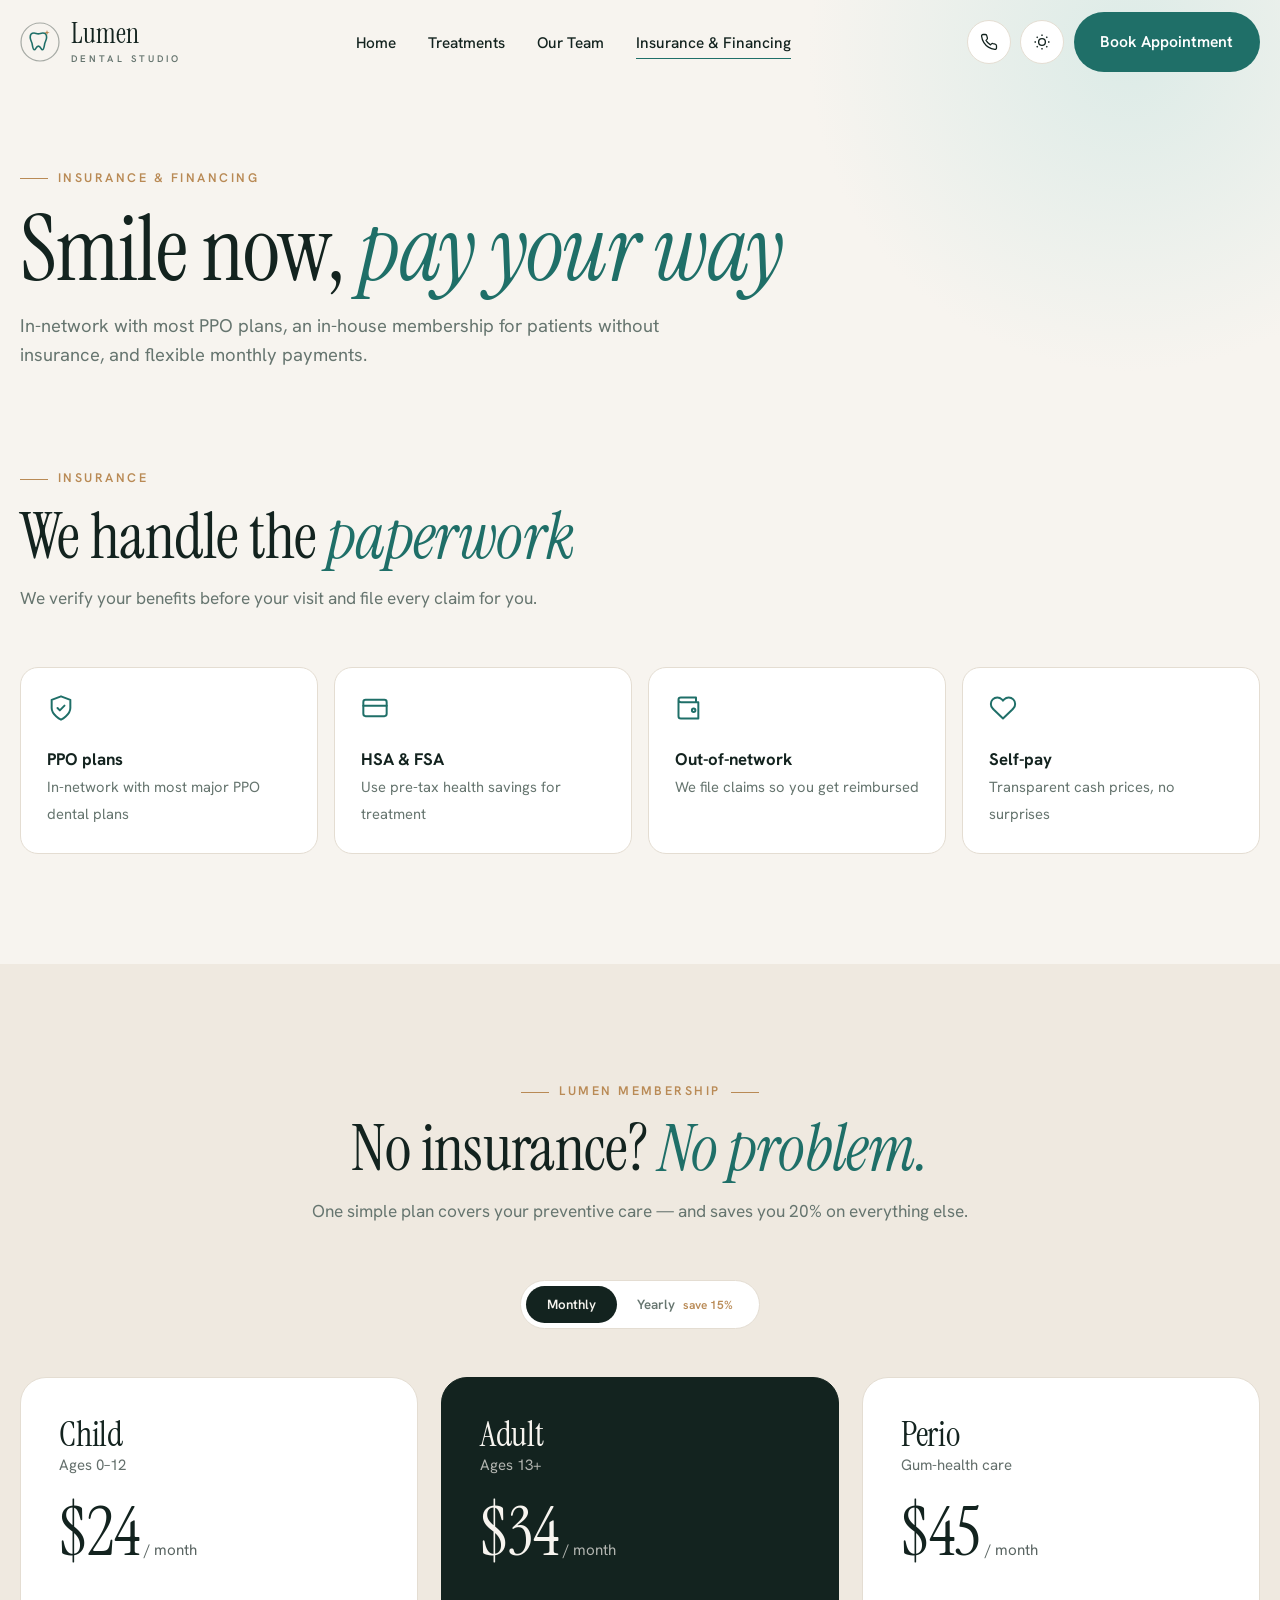
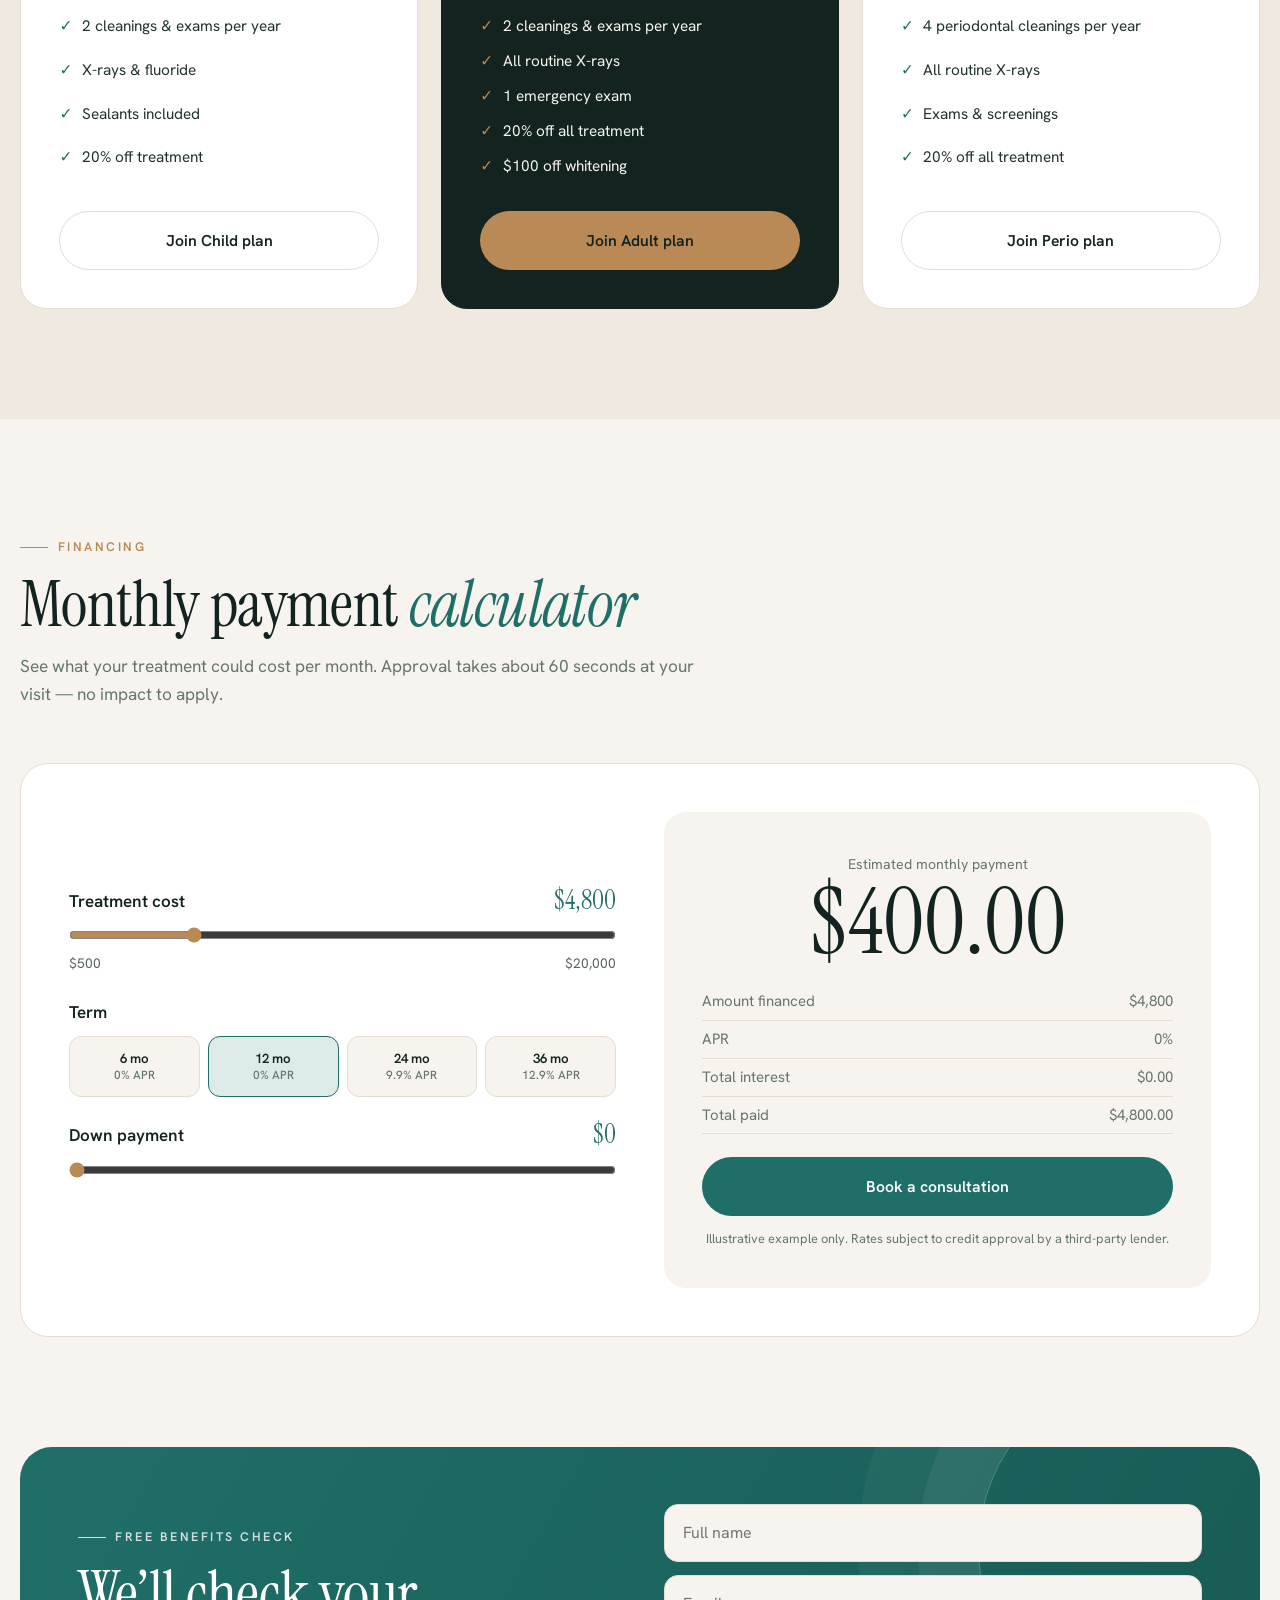
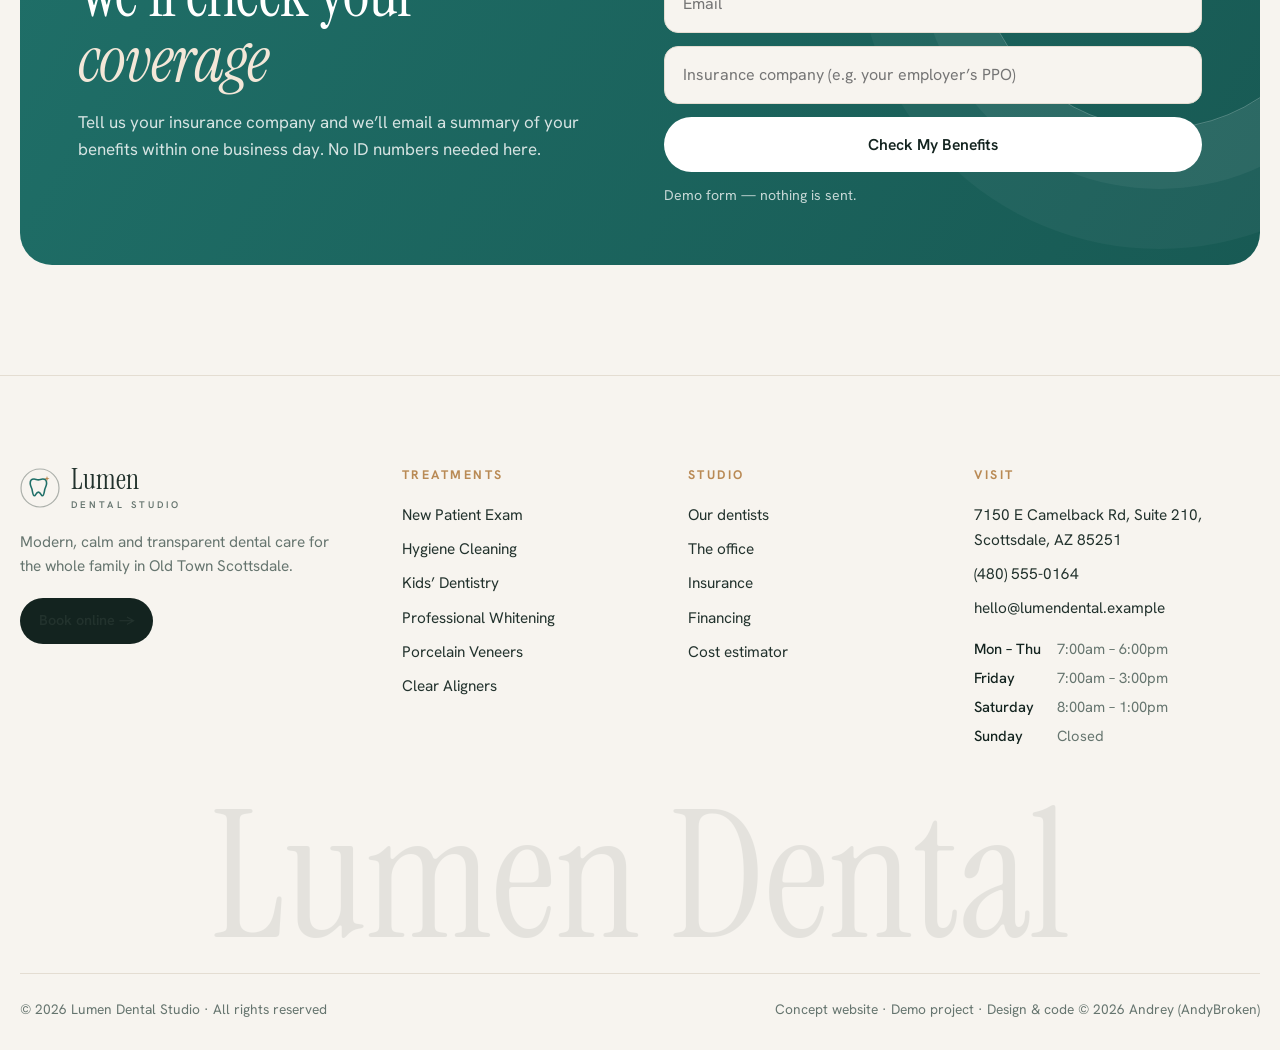
<file: pricing.html>
<!doctype html>
<!-- © 2026 Andrey (github.com/AndyBroken). All rights reserved. Concept / demo project, see LICENSE. -->
<html lang="en">
<head>
<meta charset="utf-8">
<meta name="viewport" content="width=device-width, initial-scale=1">
<title>Insurance, Membership &amp; Financing — Lumen Dental Studio</title>
<meta name="description" content="Lumen Dental Studio accepts most PPO insurance plans, offers an in-house membership from $34/month and 0% financing for 12 months. Calculate your monthly payment.">
<link rel="preconnect" href="https://fonts.googleapis.com"><link rel="preconnect" href="https://fonts.gstatic.com" crossorigin>
<link href="https://fonts.googleapis.com/css2?family=Instrument+Serif:ital@0;1&family=Hanken+Grotesk:wght@400;500;600;700&display=swap" rel="stylesheet">
<link rel="icon" href="data:image/svg+xml,<svg xmlns='http://www.w3.org/2000/svg' viewBox='0 0 40 40'><rect width='40' height='40' rx='12' fill='%231f6f68'/><path d='M14 11c-2.4 0-3.8 1.8-3.8 4.2 0 2.8 1.4 4.2 1.9 6.5.5 2.8.9 6.1 2.3 6.1s1.6-3.7 4-3.7 2.6 3.7 4 3.7 1.8-3.3 2.3-6.1c.5-2.3 1.9-3.7 1.9-6.5 0-2.4-1.4-4.2-3.8-4.2-1.9 0-2.8.9-4.6.9S15.9 11 14 11z' fill='%23f7f4ef'/></svg>">
<link rel="stylesheet" href="assets/app.css">
</head>
<body data-page="pricing">
<div id="header"></div>

<main>
<section class="page-hero">
  <div class="container">
    <span class="eyebrow">Insurance &amp; financing</span>
    <h1>Smile now, <em>pay your way</em></h1>
    <p class="lead">In-network with most PPO plans, an in-house membership for patients without insurance, and flexible monthly payments.</p>
  </div>
</section>

<section style="padding-top:20px">
  <div class="container">
    <div class="section-head reveal"><div><span class="eyebrow">Insurance</span><h2>We handle the <em>paperwork</em></h2><p>We verify your benefits before your visit and file every claim for you.</p></div></div>
    <div class="ins-grid" id="ins"></div>
  </div>
</section>

<section class="reviews" id="membership">
  <div class="container" style="text-align:center">
    <div class="section-head center reveal"><div><span class="eyebrow">Lumen Membership</span><h2>No insurance? <em>No problem.</em></h2><p>One simple plan covers your preventive care — and saves you 20% on everything else.</p></div></div>
    <div class="bill reveal" id="bill"><button data-b="m" class="active">Monthly</button><button data-b="y">Yearly <em>save 15%</em></button></div>
    <div class="plans" style="text-align:left" id="plans"></div>
  </div>
</section>

<section id="financing">
  <div class="container">
    <div class="section-head reveal"><div><span class="eyebrow">Financing</span><h2>Monthly payment <em>calculator</em></h2><p>See what your treatment could cost per month. Approval takes about 60 seconds at your visit — no impact to apply.</p></div></div>
    <div class="calc reveal">
      <div>
        <div class="field"><label for="amt">Treatment cost <output id="amtOut">$4,800</output></label><input type="range" id="amt" min="500" max="20000" step="100" value="4800"><div class="range-val"><span>$500</span><span>$20,000</span></div></div>
        <div class="field"><label>Term</label><div class="terms" id="terms"></div></div>
        <div class="field"><label for="down">Down payment <output id="downOut">$0</output></label><input type="range" id="down" min="0" max="5000" step="100" value="0"></div>
      </div>
      <div class="calc-out">
        <small style="color:var(--muted)">Estimated monthly payment</small>
        <b id="mo">$400</b>
        <div class="rows"><div><span>Amount financed</span><span id="fin"></span></div><div><span>APR</span><span id="apr"></span></div><div><span>Total interest</span><span id="int"></span></div><div><span>Total paid</span><span id="tot"></span></div></div>
        <a href="book.html" class="btn btn-primary" style="width:100%">Book a consultation</a>
        <p class="fine" style="margin-top:.8rem">Illustrative example only. Rates subject to credit approval by a third-party lender.</p>
      </div>
    </div>
  </div>
</section>

<section style="padding-top:0">
  <div class="container">
    <div class="band even reveal">
      <div><span class="eyebrow" style="color:inherit;opacity:.8">Free benefits check</span><h2 style="margin-top:.9rem">We’ll check your <em>coverage</em></h2><p>Tell us your insurance company and we’ll email a summary of your benefits within one business day. No ID numbers needed here.</p></div>
      <form id="benefits" class="f" novalidate style="display:grid;gap:.8rem;position:relative;z-index:1">
        <div><input id="bName" placeholder="Full name" required aria-label="Full name"><div class="err">Please enter your name</div></div>
        <div><input id="bEmail" type="email" placeholder="Email" required aria-label="Email"><div class="err">Please enter a valid email</div></div>
        <div><input id="bIns" placeholder="Insurance company (e.g. your employer’s PPO)" required aria-label="Insurance company"><div class="err">Please enter your insurance company</div></div>
        <button class="btn btn-white" type="submit">Check My Benefits</button>
        <small style="opacity:.75">Demo form — nothing is sent.</small>
      </form>
    </div>
  </div>
</section>
</main>

<div id="footer"></div>
<script src="assets/app.js"></script>
<script>
$('#ins').innerHTML = [['shield', 'PPO plans', 'In-network with most major PPO dental plans'], ['card', 'HSA &amp; FSA', 'Use pre-tax health savings for treatment'], ['wallet', 'Out-of-network', 'We file claims so you get reimbursed'], ['heart', 'Self-pay', 'Transparent cash prices, no surprises']]
  .map(([i, b, s]) => `<div class="ins reveal"><div class="ic">${ic(i, 28)}</div><b>${b}</b><span>${s}</span></div>`).join('');
const PLANS = [
  { n: 'Child', f: 'Ages 0–12', m: 24, feat: false, l: ['2 cleanings &amp; exams per year', 'X-rays &amp; fluoride', 'Sealants included', '20% off treatment'] },
  { n: 'Adult', f: 'Ages 13+', m: 34, feat: true, l: ['2 cleanings &amp; exams per year', 'All routine X-rays', '1 emergency exam', '20% off all treatment', '$100 off whitening'] },
  { n: 'Perio', f: 'Gum-health care', m: 45, feat: false, l: ['4 periodontal cleanings per year', 'All routine X-rays', 'Exams &amp; screenings', '20% off all treatment'] }
];
let bill = 'm';
function renderPlans() {
  $$('#bill button').forEach(b => b.classList.toggle('active', b.dataset.b === bill));
  $('#plans').innerHTML = PLANS.map(p => { const y = Math.round(p.m * 12 * .85);
    return `<div class="plan${p.feat ? ' feat' : ''} reveal in"><h3>${p.n}</h3><span class="for">${p.f}</span>
      <div class="amt">${bill === 'm' ? '$' + p.m : '$' + y}<small> / ${bill === 'm' ? 'month' : 'year'}</small></div>
      <div class="save">${bill === 'y' ? `You save ${money(p.m * 12 - y)} a year` : ''}</div>
      <ul>${p.l.map(x => `<li>${x}</li>`).join('')}</ul>
      <a href="book.html?service=exam&plan=${p.n.toLowerCase()}" class="btn ${p.feat ? '' : 'btn-line'}">Join ${p.n} plan</a></div>`; }).join('');
}
$('#bill').addEventListener('click', e => { const b = e.target.closest('button'); if (b) { bill = b.dataset.b; renderPlans(); } });
renderPlans();
const TERMS = [[6, 0], [12, 0], [24, 9.9], [36, 12.9]];
let term = 12;
const est = store.get('lumen-est', null);
if (est && est.total > 500) $('#amt').value = Math.min(20000, Math.round(est.total / 100) * 100);
$('#terms').innerHTML = TERMS.map(([t, a]) => `<button type="button" data-t="${t}">${t} mo<small>${a ? a + '% APR' : '0% APR'}</small></button>`).join('');
function fin() {
  const amt = +$('#amt').value, down = Math.min(+$('#down').value, amt), p = amt - down, apr = TERMS.find(x => x[0] === term)[1], r = apr / 1200;
  const m = r ? p * r / (1 - Math.pow(1 + r, -term)) : p / term;
  $('#amtOut').textContent = money(amt); $('#downOut').textContent = money(down);
  $('#mo').textContent = money(m, 2); $('#fin').textContent = money(p); $('#apr').textContent = apr + '%';
  $('#int').textContent = money(m * term - p, 2); $('#tot').textContent = money(m * term + down, 2);
  $$('#terms button').forEach(b => b.classList.toggle('active', +b.dataset.t === term));
}
$('#terms').addEventListener('click', e => { const b = e.target.closest('button'); if (b) { term = +b.dataset.t; fin(); } });
['amt', 'down'].forEach(id => $('#' + id).addEventListener('input', fin)); fin();
$('#benefits').addEventListener('submit', e => { e.preventDefault(); let ok = true;
  $$('#benefits input').forEach(i => { const bad = !i.value.trim() || (i.type === 'email' && !/^\S+@\S+\.\S+$/.test(i.value)); i.classList.toggle('invalid', bad); if (bad) ok = false; });
  if (!ok) return; e.target.reset(); toast('Thanks! We’ll email your benefits summary within 1 business day.'); });
$$('#benefits input').forEach(i => i.addEventListener('input', () => i.classList.remove('invalid')));
observeReveals();
</script>
</body>
</html>
</file>
<file: assets/app.css>
/*! © 2026 Andrey (github.com/AndyBroken). All rights reserved. Concept / demo project, see LICENSE. */
/* ===== Lumen Dental Studio — design system ===== */
:root{
  --bg:#f7f4ef; --surface:#ffffff; --surface-2:#efe9e0; --ink:#13231f; --text:#22322d; --muted:#66756f; --line:#e4ddd2;
  --teal:#1f6f68; --teal-2:#185a54; --mint:#dcebe7; --gold:#b98a55; --gold-soft:#f3e7d8;
  --shadow:0 30px 60px -30px rgba(19,35,31,.28); --radius:22px;
  --serif:'Instrument Serif',Georgia,serif; --sans:'Hanken Grotesk',system-ui,-apple-system,Segoe UI,Roboto,sans-serif;
  color-scheme:light;
}
[data-theme="dark"]{
  --bg:#0d1412; --surface:#151f1c; --surface-2:#1b2824; --ink:#eef0ea; --text:#d6ddd8; --muted:#94a39c; --line:#26342f;
  --teal:#5fb8ac; --teal-2:#7bcabf; --mint:#183330; --gold:#d6ad7b; --gold-soft:#2a241b;
  --shadow:0 30px 60px -30px rgba(0,0,0,.7);
  color-scheme:dark;
}
*{box-sizing:border-box;margin:0;padding:0}
html{scroll-behavior:smooth;scroll-padding-top:100px}
html,body{overflow-x:clip}
body{font-family:var(--sans);color:var(--text);background:var(--bg);line-height:1.6;font-size:17px;-webkit-font-smoothing:antialiased;transition:background .4s,color .4s}
img{max-width:100%;display:block}
a{color:inherit}
button{font-family:inherit}
.container{width:min(1240px,100% - 40px);margin-inline:auto}
h1,h2,h3{font-family:var(--serif);font-weight:400;line-height:1.02;color:var(--ink);letter-spacing:-.01em}
h1 em,h2 em,h3 em{font-style:italic;color:var(--teal)}
h2{font-size:clamp(2.4rem,5vw,4rem)}
h4{font-weight:600;color:var(--ink)}
.eyebrow{display:inline-flex;align-items:center;gap:.6rem;font-size:.78rem;font-weight:600;letter-spacing:.2em;text-transform:uppercase;color:var(--gold)}
.eyebrow::before{content:"";width:28px;height:1px;background:currentColor}
.lead{font-size:1.15rem;color:var(--muted)}
.btn{display:inline-flex;align-items:center;justify-content:center;gap:.6rem;padding:1rem 1.6rem;border-radius:999px;font-weight:600;font-size:.98rem;text-decoration:none;border:1.5px solid transparent;cursor:pointer;transition:.3s;white-space:nowrap;background:none;color:inherit}
.btn-primary{background:var(--teal);color:#fff}
[data-theme="dark"] .btn-primary{color:#0d1412}
.btn-primary:hover{background:var(--teal-2);transform:translateY(-2px);box-shadow:0 14px 30px -14px var(--teal)}
.btn-ink{background:var(--ink);color:var(--bg)}
.btn-ink:hover{transform:translateY(-2px)}
.btn-line{border-color:var(--line);color:var(--ink);background:var(--surface)}
.btn-line:hover{border-color:var(--ink)}
.btn-sm{padding:.65rem 1.1rem;font-size:.9rem}
.btn[disabled]{opacity:.4;pointer-events:none}
section{padding:110px 0}
.section-head{display:flex;justify-content:space-between;align-items:end;gap:2rem;flex-wrap:wrap;margin-bottom:3.4rem}
.section-head > div{max-width:680px}
.section-head h2{margin-top:.9rem}
.section-head p{color:var(--muted);margin-top:1rem;font-size:1.08rem}
.section-head.center{justify-content:center;text-align:center}
.section-head.center .eyebrow::after{content:"";width:28px;height:1px;background:currentColor}
.link{color:var(--teal);font-weight:600;text-decoration:none;border-bottom:1px solid currentColor;padding-bottom:2px}
.pill{display:inline-flex;align-items:center;gap:.4rem;font-size:.78rem;font-weight:600;padding:.3rem .7rem;border-radius:999px;background:var(--mint);color:var(--teal)}

/* header */
.site-header{position:fixed;inset:0 0 auto;z-index:60;transition:.35s}
.site-header .bar{display:flex;align-items:center;justify-content:space-between;gap:1.2rem;height:84px}
.site-header.scrolled{background:color-mix(in srgb,var(--bg) 88%,transparent);backdrop-filter:blur(14px);box-shadow:0 1px 0 var(--line)}
.solid-header .site-header{background:var(--bg);box-shadow:0 1px 0 var(--line)}
.logo{display:flex;align-items:center;gap:.7rem;text-decoration:none;color:var(--ink);font-family:var(--serif);font-size:1.75rem;line-height:1}
.logo svg{width:40px;height:40px;flex:none}
.logo small{display:block;font:600 .6rem var(--sans);letter-spacing:.32em;text-transform:uppercase;color:var(--muted);margin-top:4px}
.nav{display:flex;gap:2rem;list-style:none}
.nav a{text-decoration:none;font-weight:500;font-size:.96rem;color:var(--ink);position:relative;padding:.3rem 0}
.nav a::after{content:"";position:absolute;left:0;bottom:-2px;height:1.5px;width:0;background:var(--teal);transition:.3s}
.nav a:hover::after,.nav a.active::after{width:100%}
.tools{display:flex;align-items:center;gap:.6rem}
.icon-btn{width:44px;height:44px;border-radius:50%;border:1px solid var(--line);background:var(--surface);display:grid;place-items:center;cursor:pointer;color:var(--ink);transition:.3s;text-decoration:none}
.icon-btn:hover{border-color:var(--ink)}
.theme-toggle .moon{display:none}
[data-theme="dark"] .theme-toggle .sun{display:none}
[data-theme="dark"] .theme-toggle .moon{display:block}
.burger{display:none}
.mobile-nav{position:fixed;inset:0;z-index:70;background:var(--bg);padding:100px 24px 40px;display:flex;flex-direction:column;gap:.2rem;opacity:0;visibility:hidden;transition:.35s}
.mobile-nav.open{opacity:1;visibility:visible}
.mobile-nav a{font-family:var(--serif);font-size:2.4rem;color:var(--ink);text-decoration:none;padding:.35rem 0;border-bottom:1px solid var(--line)}
.mobile-nav .btn{font-family:var(--sans);font-size:1rem;margin-top:1.6rem;border:0;color:#fff}
.mobile-nav .close{position:absolute;top:20px;right:20px}

/* hero */
.hero{padding:150px 0 90px;position:relative;overflow:hidden}
.hero::before{content:"";position:absolute;width:900px;height:900px;border-radius:50%;background:radial-gradient(var(--mint),transparent 65%);right:-260px;top:-260px;z-index:-1;opacity:.9}
.hero-grid{display:grid;grid-template-columns:1.05fr .95fr;gap:4rem;align-items:center}
.hero h1{font-size:clamp(3.4rem,7.6vw,6.8rem);margin:1.4rem 0 1.6rem}
.split-line{display:block;overflow:hidden}
.split-line > span{display:inline-block;transform:translateY(110%);animation:rise 1s cubic-bezier(.2,.8,.2,1) forwards}
.split-line:nth-child(2) > span{animation-delay:.12s}.split-line:nth-child(3) > span{animation-delay:.24s}
@keyframes rise{to{transform:none}}
.fade-up{opacity:0;transform:translateY(20px);animation:fadeUp .9s .45s forwards}
@keyframes fadeUp{to{opacity:1;transform:none}}
.hero .lead{max-width:520px}
.hero-actions{display:flex;gap:.8rem;flex-wrap:wrap;margin:2.2rem 0 2.6rem}
.hero-meta{display:flex;gap:2.4rem;flex-wrap:wrap}
.hero-meta b{display:block;font-family:var(--serif);font-size:2.4rem;font-weight:400;color:var(--ink);line-height:1}
.hero-meta span{font-size:.88rem;color:var(--muted)}
.hero-art{position:relative}
.hero-art .main{width:100%;aspect-ratio:4/4.6;object-fit:cover;border-radius:240px 240px 28px 28px;box-shadow:var(--shadow)}
.glass{position:absolute;background:color-mix(in srgb,var(--surface) 82%,transparent);backdrop-filter:blur(14px);border:1px solid color-mix(in srgb,var(--line) 70%,transparent);border-radius:18px;padding:1rem 1.2rem;box-shadow:var(--shadow);display:flex;gap:.8rem;align-items:center;font-size:.88rem;animation:float 6s ease-in-out infinite}
.glass b{display:block;color:var(--ink);font-size:1rem}
.glass small{color:var(--muted)}
.glass .ic{width:42px;height:42px;border-radius:12px;background:var(--mint);color:var(--teal);display:grid;place-items:center;flex:none}
.g-a{left:-40px;top:22%}.g-b{right:-20px;bottom:12%;animation-delay:-3s}
@keyframes float{50%{transform:translateY(-10px)}}
.appt-banner{display:none;margin-top:1.6rem;background:var(--surface);border:1px solid var(--line);border-left:4px solid var(--teal);border-radius:14px;padding:1rem 1.2rem;align-items:center;gap:1rem;max-width:560px}
.appt-banner.show{display:flex}
.appt-banner div{flex:1;font-size:.94rem}
.appt-banner b{color:var(--ink)}

/* marquee */
.marquee{border-block:1px solid var(--line);padding:1.3rem 0;overflow:hidden;white-space:nowrap}
.marquee-track{display:inline-flex;gap:3rem;animation:scroll 40s linear infinite;font-family:var(--serif);font-size:1.8rem;color:var(--ink)}
.marquee-track span{display:inline-flex;align-items:center;gap:3rem}
.marquee-track span::after{content:"✦";font-size:1rem;color:var(--gold)}
@keyframes scroll{to{transform:translateX(-50%)}}

/* treatment cards */
.t-grid{display:grid;grid-template-columns:repeat(3,1fr);gap:1.4rem}
.t-card{background:var(--surface);border:1px solid var(--line);border-radius:var(--radius);overflow:hidden;text-decoration:none;display:flex;flex-direction:column;transition:.4s}
.t-card:hover{transform:translateY(-6px);box-shadow:var(--shadow)}
.t-img{height:230px;overflow:hidden;position:relative}
.t-img img{width:100%;height:100%;object-fit:cover;transition:transform .8s}
.t-card:hover .t-img img{transform:scale(1.07)}
.t-img .pill{position:absolute;left:14px;top:14px;background:color-mix(in srgb,var(--surface) 90%,transparent);backdrop-filter:blur(8px)}
.t-body{padding:1.5rem 1.6rem 1.6rem;display:flex;flex-direction:column;flex:1}
.t-body h3{font-size:2rem}
.t-body p{color:var(--muted);font-size:.96rem;margin:.5rem 0 1.2rem;flex:1}
.t-meta{display:flex;justify-content:space-between;align-items:center;font-size:.9rem;color:var(--muted);border-top:1px solid var(--line);padding-top:1rem;gap:.6rem}
.t-meta b{color:var(--ink);font-size:1.05rem}
.t-actions{display:flex;gap:.5rem;margin-top:1rem}
.t-actions .btn{flex:1;padding:.7rem .9rem;font-size:.9rem}

/* before / after */
.ba-wrap{display:grid;grid-template-columns:.85fr 1.15fr;gap:4rem;align-items:center}
.ba{position:relative;aspect-ratio:4/3;border-radius:var(--radius);overflow:hidden;user-select:none;touch-action:pan-y;box-shadow:var(--shadow);--pos:50%;cursor:ew-resize}
.ba img{position:absolute;inset:0;width:100%;height:100%;object-fit:cover;pointer-events:none}
.ba .before{filter:sepia(.55) saturate(1.5) hue-rotate(-12deg) brightness(.9) contrast(.92);clip-path:inset(0 calc(100% - var(--pos)) 0 0)}
.ba .handle{position:absolute;top:0;bottom:0;left:var(--pos);width:2px;background:#fff;transform:translateX(-1px)}
.ba .handle::after{content:"‹ ›";position:absolute;top:50%;left:50%;transform:translate(-50%,-50%);width:54px;height:54px;border-radius:50%;background:#fff;color:#13231f;display:grid;place-items:center;font-weight:700;letter-spacing:2px;box-shadow:0 10px 30px rgba(0,0,0,.3)}
.ba .tag{position:absolute;top:16px;background:rgba(19,35,31,.7);color:#fff;font-size:.76rem;font-weight:600;letter-spacing:.14em;text-transform:uppercase;padding:.4rem .8rem;border-radius:999px;backdrop-filter:blur(6px)}
.ba .tag.l{left:16px}.ba .tag.r{right:16px}
.ba input{position:absolute;inset:0;opacity:0;cursor:ew-resize;width:100%;height:100%;margin:0}
.ba-tabs{display:flex;gap:.5rem;flex-wrap:wrap;margin:1.8rem 0}
.ba-tabs button{border:1px solid var(--line);background:var(--surface);color:var(--ink);padding:.6rem 1.1rem;border-radius:999px;cursor:pointer;font-weight:500;transition:.25s}
.ba-tabs button.active{background:var(--ink);color:var(--bg);border-color:var(--ink)}
.ba-stats{display:grid;grid-template-columns:repeat(3,1fr);gap:1rem;margin-top:1.8rem}
.ba-stats div{border-top:1px solid var(--line);padding-top:1rem}
.ba-stats b{display:block;font-family:var(--serif);font-size:2.2rem;font-weight:400;color:var(--ink);line-height:1}
.ba-stats span{font-size:.86rem;color:var(--muted)}
.fine{font-size:.8rem;color:var(--muted)}

/* experience */
.exp{background:var(--ink);color:var(--bg)}
[data-theme="dark"] .exp{background:var(--surface)}
.exp h2,.exp h3{color:var(--bg)}
[data-theme="dark"] .exp h2,[data-theme="dark"] .exp h3{color:var(--ink)}
.exp .section-head p{color:color-mix(in srgb,var(--bg) 65%,transparent)}
[data-theme="dark"] .exp .section-head p{color:var(--muted)}
.exp-grid{display:grid;grid-template-columns:repeat(4,1fr);gap:1px;background:color-mix(in srgb,var(--bg) 15%,transparent);border-radius:var(--radius);overflow:hidden}
.exp-item{background:var(--ink);padding:2.2rem 1.8rem}
[data-theme="dark"] .exp-item{background:var(--surface)}
[data-theme="dark"] .exp-grid{background:var(--line)}
.exp-item .ic{color:var(--gold);margin-bottom:1.4rem}
.exp-item h3{font-size:1.8rem;margin-bottom:.5rem}
.exp-item p{font-size:.95rem;color:color-mix(in srgb,var(--bg) 65%,transparent)}
[data-theme="dark"] .exp-item p{color:var(--muted)}

/* team */
.team-grid{display:grid;grid-template-columns:repeat(4,1fr);gap:1.4rem}
.doc{background:none;border:0;text-align:left;cursor:pointer;color:inherit;padding:0}
.doc .ph{border-radius:180px 180px 20px 20px;overflow:hidden;aspect-ratio:3/3.8;background:var(--surface-2);position:relative}
.doc img{width:100%;height:100%;object-fit:cover;object-position:top;transition:transform .8s}
.doc:hover img{transform:scale(1.05)}
.doc .ph::after{content:"View profile →";position:absolute;left:50%;bottom:16px;transform:translate(-50%,10px);opacity:0;background:var(--surface);color:var(--ink);font-size:.84rem;font-weight:600;padding:.5rem 1rem;border-radius:999px;transition:.3s;white-space:nowrap}
.doc:hover .ph::after{opacity:1;transform:translate(-50%,0)}
.doc h3{font-size:1.8rem;margin-top:1.1rem}
.doc span{color:var(--muted);font-size:.93rem}
.modal{position:fixed;inset:0;z-index:90;background:rgba(10,16,14,.6);backdrop-filter:blur(6px);display:grid;place-items:center;padding:20px;opacity:0;visibility:hidden;transition:.3s}
.modal.open{opacity:1;visibility:visible}
.modal-card{background:var(--surface);border-radius:26px;max-width:880px;width:100%;max-height:calc(100vh - 40px);overflow:auto;display:grid;grid-template-columns:.9fr 1.1fr;transform:translateY(20px);transition:.35s;position:relative}
.modal.open .modal-card{transform:none}
.modal-card img{width:100%;height:100%;min-height:420px;object-fit:cover;object-position:top}
.modal-body{padding:2.4rem}
.modal-body h3{font-size:2.6rem}
.modal-body .role{color:var(--gold);font-weight:600}
.modal-body p{color:var(--muted);margin:1rem 0}
.modal-body dl{display:grid;grid-template-columns:auto 1fr;gap:.5rem 1.2rem;font-size:.94rem;margin:1.2rem 0 1.6rem}
.modal-body dt{font-weight:600;color:var(--ink)}
.modal-body dd{color:var(--muted)}
.modal .close{position:absolute;top:14px;right:14px;z-index:2}

/* reviews carousel */
.reviews{background:var(--surface-2)}
.carousel{position:relative}
.c-viewport{overflow:hidden}
.c-track{display:flex;transition:transform .7s cubic-bezier(.2,.8,.2,1)}
.c-slide{flex:0 0 calc(100% / var(--per,3));padding:0 .7rem}
.quote{background:var(--surface);border-radius:var(--radius);padding:2.2rem;height:100%;display:flex;flex-direction:column}
.quote .stars{color:var(--gold);letter-spacing:3px}
.quote blockquote{font-family:var(--serif);font-size:1.6rem;line-height:1.2;color:var(--ink);margin:1.2rem 0 1.8rem;flex:1}
.who{display:flex;align-items:center;gap:.8rem}
.who img{width:50px;height:50px;border-radius:50%;object-fit:cover}
.who b{display:block;color:var(--ink)}
.who small{color:var(--muted)}
.c-ctrl{display:flex;justify-content:space-between;align-items:center;margin-top:2rem;gap:1rem}
.dots{display:flex;gap:.5rem}
.dots button{width:10px;height:10px;border-radius:99px;border:0;background:var(--line);cursor:pointer;transition:.3s;padding:0}
.dots button.active{width:34px;background:var(--teal)}
.arrows{display:flex;gap:.5rem}

/* faq */
.faq-grid{display:grid;grid-template-columns:.8fr 1.2fr;gap:4rem}
.acc{border-top:1px solid var(--line)}
.acc-item{border-bottom:1px solid var(--line)}
.acc-item button{width:100%;background:none;border:0;text-align:left;padding:1.5rem 0;display:flex;justify-content:space-between;gap:1rem;align-items:center;cursor:pointer;font-family:var(--serif);font-size:1.6rem;color:var(--ink)}
.acc-item button i{flex:none;width:36px;height:36px;border-radius:50%;border:1px solid var(--line);position:relative;transition:.3s}
.acc-item button i::before,.acc-item button i::after{content:"";position:absolute;left:50%;top:50%;width:12px;height:1.5px;background:var(--ink);transform:translate(-50%,-50%);transition:.3s}
.acc-item button i::after{transform:translate(-50%,-50%) rotate(90deg)}
.acc-item.open button i{background:var(--teal);border-color:var(--teal)}
.acc-item.open button i::before,.acc-item.open button i::after{background:#fff}
.acc-item.open button i::after{transform:translate(-50%,-50%) rotate(0)}
.acc-panel{display:grid;grid-template-rows:0fr;transition:grid-template-rows .4s}
.acc-item.open .acc-panel{grid-template-rows:1fr}
.acc-panel > div{overflow:hidden}
.acc-panel p{color:var(--muted);padding-bottom:1.5rem;max-width:640px}

/* finance band */
.band{background:linear-gradient(120deg,var(--teal),var(--teal-2));color:#fff;border-radius:32px;padding:3.6rem;display:grid;grid-template-columns:1.2fr .8fr;gap:3rem;align-items:center;position:relative;overflow:hidden}
.band::after{content:"";position:absolute;right:-80px;top:-80px;width:360px;height:360px;border-radius:50%;border:1px solid rgba(255,255,255,.25);box-shadow:0 0 0 60px rgba(255,255,255,.05),0 0 0 120px rgba(255,255,255,.04)}
.band h2{color:#fff}
.band h2 em{color:#f3e7d8}
.band p{color:rgba(255,255,255,.82);margin:1rem 0 1.8rem;max-width:520px}
[data-theme="dark"] .band{color:#0d1412}
[data-theme="dark"] .band h2,[data-theme="dark"] .band h2 em{color:#0d1412}
[data-theme="dark"] .band p{color:rgba(13,20,18,.75)}
.band.even{grid-template-columns:1fr 1fr}
.band-list{display:grid;gap:.8rem;position:relative;z-index:1}
.band-list div{background:rgba(255,255,255,.12);border:1px solid rgba(255,255,255,.2);border-radius:16px;padding:1rem 1.2rem;display:flex;justify-content:space-between;align-items:center;gap:1rem}
.band-list b{font-family:var(--serif);font-weight:400;font-size:1.8rem}
.band .btn-white{background:#fff;color:#13231f}

/* footer */
.site-footer{padding:90px 0 30px;border-top:1px solid var(--line)}
.f-top{display:grid;grid-template-columns:1.4fr 1fr 1fr 1.2fr;gap:3rem}
.f-top p{color:var(--muted);margin:1.2rem 0;max-width:320px;font-size:.96rem}
.site-footer h5{font-size:.78rem;letter-spacing:.2em;text-transform:uppercase;color:var(--gold);margin-bottom:1.1rem}
.site-footer ul{list-style:none;display:grid;gap:.6rem;font-size:.96rem}
.site-footer a{text-decoration:none;color:var(--text)}
.site-footer a:hover{color:var(--teal)}
.f-hours{display:grid;grid-template-columns:auto 1fr;gap:.35rem 1rem;font-size:.92rem;color:var(--muted)}
.f-hours b{color:var(--ink);font-weight:500}
.f-big{font-family:var(--serif);font-size:clamp(4rem,14vw,12rem);line-height:.9;color:var(--ink);opacity:.08;margin:3rem 0 1rem;white-space:nowrap;overflow:hidden;text-align:center}
.f-bottom{display:flex;justify-content:space-between;flex-wrap:wrap;gap:1rem;font-size:.86rem;color:var(--muted);border-top:1px solid var(--line);padding-top:1.5rem}
.toast{position:fixed;left:50%;bottom:28px;transform:translate(-50%,160%);opacity:0;visibility:hidden;background:var(--ink);color:var(--bg);padding:1rem 1.4rem;border-radius:14px;font-weight:500;z-index:95;transition:.4s;box-shadow:var(--shadow);max-width:calc(100% - 32px)}
.toast.show{transform:translate(-50%,0);opacity:1;visibility:visible}
.mobile-book{display:none;position:fixed;left:14px;right:14px;bottom:14px;z-index:55;transform:translateY(160%);transition:.4s}
.mobile-book.show{transform:none}
.mobile-book .btn{width:100%;box-shadow:0 18px 40px -12px rgba(0,0,0,.5)}

/* page hero */
.page-hero{padding:160px 0 70px;position:relative}
.page-hero::before{content:"";position:absolute;width:700px;height:700px;border-radius:50%;background:radial-gradient(var(--mint),transparent 65%);right:-200px;top:-300px;z-index:-1}
.page-hero h1{font-size:clamp(3.2rem,7vw,6rem);margin:1rem 0}
.page-hero p{max-width:640px}

/* treatments page */
.tabs{display:flex;gap:.5rem;flex-wrap:wrap;margin-bottom:2.6rem}
.tabs button{border:1px solid var(--line);background:var(--surface);color:var(--ink);padding:.7rem 1.2rem;border-radius:999px;cursor:pointer;font-weight:500;font-size:.95rem;transition:.25s}
.tabs button.active{background:var(--ink);color:var(--bg);border-color:var(--ink)}
.est{display:grid;grid-template-columns:1.2fr .8fr;gap:2rem;align-items:start}
.est-list{background:var(--surface);border:1px solid var(--line);border-radius:var(--radius);padding:.6rem 1.6rem}
.est-row{display:grid;grid-template-columns:auto 1fr auto auto;gap:1rem;align-items:center;padding:1.1rem 0;border-bottom:1px solid var(--line)}
.est-row:last-child{border-bottom:0}
.est-row label{cursor:pointer}
.est-row label b{display:block;color:var(--ink);font-weight:600}
.est-row label small{color:var(--muted)}
.check{appearance:none;width:24px;height:24px;border-radius:8px;border:1.5px solid var(--line);background:var(--bg);cursor:pointer;display:grid;place-items:center;transition:.2s;margin:0}
.check:checked{background:var(--teal);border-color:var(--teal)}
.check:checked::after{content:"";width:10px;height:6px;border:2px solid #fff;border-top:0;border-right:0;transform:rotate(-45deg) translate(1px,-1px)}
.qty{display:flex;align-items:center;border:1px solid var(--line);border-radius:999px;overflow:hidden}
.qty button{width:32px;height:32px;border:0;background:none;color:var(--ink);cursor:pointer;font-size:1.1rem}
.qty span{min-width:22px;text-align:center;font-weight:600;color:var(--ink)}
.qty.off{opacity:.35;pointer-events:none}
.est-row .price{font-weight:600;color:var(--ink);min-width:76px;text-align:right}
.est-side{background:var(--ink);color:var(--bg);border-radius:var(--radius);padding:2rem;position:sticky;top:110px}
[data-theme="dark"] .est-side{background:var(--surface-2);color:var(--text)}
.est-side h3{color:inherit;font-size:2.2rem}
.est-side .opt{margin-top:1.4rem}
.est-side label{display:block;font-size:.82rem;font-weight:600;letter-spacing:.1em;text-transform:uppercase;opacity:.7;margin-bottom:.5rem}
.seg{display:grid;grid-template-columns:repeat(3,1fr);background:rgba(255,255,255,.08);border-radius:12px;padding:4px;gap:4px}
[data-theme="dark"] .seg{background:var(--bg)}
.seg button{border:0;background:none;color:inherit;padding:.6rem .3rem;border-radius:9px;cursor:pointer;font-size:.85rem;font-weight:500;opacity:.75}
.seg button.active{background:var(--bg);color:var(--ink);opacity:1}
[data-theme="dark"] .seg button.active{background:var(--teal);color:#0d1412}
input[type=range]{width:100%;accent-color:var(--gold)}
.range-val{display:flex;justify-content:space-between;font-size:.86rem;opacity:.75}
.est-sum{margin-top:1.6rem;border-top:1px solid rgba(255,255,255,.15);padding-top:1.2rem;display:grid;gap:.5rem;font-size:.95rem}
[data-theme="dark"] .est-sum{border-color:var(--line)}
.est-sum div{display:flex;justify-content:space-between}
.est-sum .total{font-size:1.1rem;font-weight:600;padding-top:.6rem;border-top:1px dashed rgba(255,255,255,.2)}
.monthly{margin-top:1.2rem;background:rgba(255,255,255,.08);border-radius:14px;padding:1.1rem;text-align:center}
[data-theme="dark"] .monthly{background:var(--bg)}
.monthly b{display:block;font-family:var(--serif);font-weight:400;font-size:3rem;line-height:1;color:var(--gold)}
.monthly small{opacity:.7}
.est-side .btn{width:100%;margin-top:1.2rem;background:var(--gold);color:#13231f}
.disclaimer{font-size:.76rem;opacity:.6;margin-top:.9rem;text-align:center}

/* team page */
.office{display:grid;grid-template-columns:1.4fr 1fr 1fr;grid-auto-rows:260px;gap:1rem}
.office img{width:100%;height:100%;object-fit:cover;border-radius:18px}
.office img:first-child{grid-row:span 2}
.tech-grid{display:grid;grid-template-columns:repeat(3,1fr);gap:1.4rem}
.tech{background:var(--surface);border:1px solid var(--line);border-radius:var(--radius);padding:2rem}
.tech .ic{width:52px;height:52px;border-radius:14px;background:var(--mint);color:var(--teal);display:grid;place-items:center;margin-bottom:1.2rem}
.tech h3{font-size:1.8rem;margin-bottom:.4rem}
.tech p{color:var(--muted);font-size:.96rem}

/* pricing page */
.bill{display:inline-flex;background:var(--surface);border:1px solid var(--line);border-radius:999px;padding:5px;margin:0 auto 3rem}
.bill button{border:0;background:none;padding:.65rem 1.3rem;border-radius:999px;cursor:pointer;font-weight:600;color:var(--muted)}
.bill button.active{background:var(--ink);color:var(--bg)}
.bill em{font-style:normal;font-size:.74rem;color:var(--gold);margin-left:.3rem}
.plans{display:grid;grid-template-columns:repeat(3,1fr);gap:1.4rem}
.plan{background:var(--surface);border:1px solid var(--line);border-radius:26px;padding:2.4rem;display:flex;flex-direction:column}
.plan.feat{background:var(--ink);color:var(--bg);border-color:var(--ink)}
[data-theme="dark"] .plan.feat{background:var(--teal);color:#0d1412}
.plan.feat h3,.plan.feat .amt{color:inherit}
.plan h3{font-size:2.2rem}
.plan .for{opacity:.7;font-size:.94rem}
.plan .amt{font-family:var(--serif);font-size:4.2rem;line-height:1;color:var(--ink);margin:1.4rem 0 .2rem}
.plan .amt small{font-family:var(--sans);font-size:.95rem;opacity:.7}
.plan .save{font-size:.85rem;color:var(--gold);min-height:1.4em;font-weight:600}
.plan ul{list-style:none;display:grid;gap:.65rem;margin:1.6rem 0 2rem;flex:1;font-size:.96rem}
.plan li{display:flex;gap:.6rem}
.plan li::before{content:"✓";color:var(--teal);font-weight:700}
.plan.feat li::before{color:var(--gold)}
[data-theme="dark"] .plan.feat li::before{color:#0d1412}
.plan.feat .btn{background:var(--gold);color:#13231f}
.ins-grid{display:grid;grid-template-columns:repeat(4,1fr);gap:1rem}
.ins{background:var(--surface);border:1px solid var(--line);border-radius:18px;padding:1.6rem}
.ins .ic{color:var(--teal);margin-bottom:1rem}
.ins b{display:block;color:var(--ink);font-size:1.05rem}
.ins span{color:var(--muted);font-size:.92rem}
.calc{display:grid;grid-template-columns:1fr 1fr;gap:3rem;background:var(--surface);border:1px solid var(--line);border-radius:28px;padding:3rem;align-items:center}
.calc .field{margin-bottom:1.6rem}
.calc label{display:flex;justify-content:space-between;font-weight:600;color:var(--ink);margin-bottom:.6rem}
.calc label output{color:var(--teal);font-family:var(--serif);font-size:1.6rem;font-weight:400;line-height:1}
.terms{display:grid;grid-template-columns:repeat(4,1fr);gap:.5rem}
.terms button{border:1px solid var(--line);background:var(--bg);color:var(--ink);border-radius:12px;padding:.8rem .4rem;cursor:pointer;font-weight:600;transition:.2s}
.terms button small{display:block;font-weight:500;color:var(--muted);font-size:.74rem}
.terms button.active{border-color:var(--teal);background:var(--mint)}
.calc-out{text-align:center;background:var(--bg);border-radius:22px;padding:2.4rem}
.calc-out b{display:block;font-family:var(--serif);font-weight:400;font-size:clamp(3.6rem,8vw,5.6rem);line-height:1;color:var(--ink)}
.calc-out .rows{display:grid;gap:.4rem;margin:1.4rem 0;font-size:.94rem;color:var(--muted)}
.calc-out .rows div{display:flex;justify-content:space-between;border-bottom:1px solid var(--line);padding-bottom:.4rem}

/* forms */
.form-grid{display:grid;grid-template-columns:1fr 1fr;gap:1rem}
.form-grid .full{grid-column:1/-1}
.f label{display:block;font-size:.84rem;font-weight:600;color:var(--ink);margin-bottom:.4rem}
.f input,.f select,.f textarea{width:100%;padding:.95rem 1.1rem;border:1px solid var(--line);border-radius:14px;background:var(--bg);color:var(--text);font:inherit;font-size:1rem;transition:.2s}
.f input:focus,.f select:focus,.f textarea:focus{outline:0;border-color:var(--teal);box-shadow:0 0 0 4px color-mix(in srgb,var(--teal) 18%,transparent)}
.f textarea{min-height:100px;resize:vertical}
.f .consent{display:flex}
.f input.check{width:24px;height:24px;padding:0;border:1.5px solid var(--line);border-radius:8px}
.f input.check:checked{border-color:var(--teal)}
.invalid{border-color:#c0392b!important;box-shadow:0 0 0 4px rgba(192,57,43,.12)!important}
.err{color:#c0392b;font-size:.82rem;margin-top:.3rem;display:none}
.invalid + .err{display:block}

/* booking */
.book-wrap{display:grid;grid-template-columns:1fr 360px;gap:2rem;align-items:start}
.book-main{background:var(--surface);border:1px solid var(--line);border-radius:28px;padding:2.6rem;min-width:0}
.steps{display:flex;gap:.4rem;margin-bottom:2.4rem}
.steps div{flex:1}
.steps i{display:block;height:4px;border-radius:99px;background:var(--line);overflow:hidden;position:relative}
.steps i::after{content:"";position:absolute;inset:0;width:0;background:var(--teal);transition:width .5s}
.steps div.done i::after,.steps div.cur i::after{width:100%}
.steps span{display:block;font-size:.8rem;font-weight:600;color:var(--muted);margin-top:.6rem;letter-spacing:.04em}
.steps div.cur span,.steps div.done span{color:var(--ink)}
.step{display:none;animation:stepIn .5s}
.step.active{display:block}
@keyframes stepIn{from{opacity:0;transform:translateX(16px)}to{opacity:1;transform:none}}
.step h2{font-size:2.6rem;margin-bottom:.4rem}
.step > p{color:var(--muted);margin-bottom:1.8rem}
.svc-pick{display:grid;grid-template-columns:1fr 1fr;gap:.8rem}
.svc-opt{border:1.5px solid var(--line);border-radius:18px;padding:1.2rem 1.3rem;cursor:pointer;background:var(--bg);text-align:left;color:inherit;transition:.25s;display:flex;gap:1rem;align-items:flex-start}
.svc-opt:hover{border-color:var(--muted)}
.svc-opt.sel{border-color:var(--teal);background:var(--mint)}
.svc-opt .ic{width:44px;height:44px;border-radius:12px;background:var(--surface);color:var(--teal);display:grid;place-items:center;flex:none}
.svc-opt b{display:block;color:var(--ink)}
.svc-opt small{color:var(--muted);font-size:.86rem}
.sub-h{font-weight:600;color:var(--ink);margin:2rem 0 .9rem;display:block}
.doc-pick{display:flex;gap:.6rem;flex-wrap:wrap}
.doc-opt{display:flex;align-items:center;gap:.6rem;border:1.5px solid var(--line);border-radius:999px;padding:.35rem 1rem .35rem .35rem;background:var(--bg);cursor:pointer;color:var(--ink);font-weight:500;font-size:.92rem;transition:.25s}
.doc-opt img,.doc-opt .any{width:34px;height:34px;border-radius:50%;object-fit:cover;object-position:top}
.doc-opt .any{background:var(--surface-2);display:grid;place-items:center;font-size:1rem}
.doc-opt.sel{border-color:var(--teal);background:var(--mint)}
.cal-wrap{display:grid;grid-template-columns:1.1fr .9fr;gap:2rem}
.cal-head{display:flex;justify-content:space-between;align-items:center;margin-bottom:1rem}
.cal-head b{font-family:var(--serif);font-size:1.7rem;font-weight:400;color:var(--ink)}
.cal{display:grid;grid-template-columns:repeat(7,1fr);gap:.35rem;text-align:center}
.cal .dow{font-size:.74rem;font-weight:600;color:var(--muted);letter-spacing:.1em;padding:.3rem 0}
.cal button{aspect-ratio:1;border:0;border-radius:12px;background:var(--bg);color:var(--ink);cursor:pointer;font-weight:600;font-size:.95rem;position:relative;transition:.2s}
.cal button:hover:not(:disabled){background:var(--mint)}
.cal button:disabled{background:none;color:var(--muted);opacity:.4;cursor:default;font-weight:400}
.cal button.has::after{content:"";position:absolute;bottom:6px;left:50%;width:5px;height:5px;border-radius:50%;background:var(--teal);transform:translateX(-50%)}
.cal button.few::after{background:var(--gold)}
.cal button.sel{background:var(--teal);color:#fff}
.cal button.sel::after{background:#fff}
.cal-legend{display:flex;gap:1.2rem;font-size:.8rem;color:var(--muted);margin-top:1rem}
.cal-legend span::before{content:"";display:inline-block;width:7px;height:7px;border-radius:50%;background:var(--teal);margin-right:.4rem;vertical-align:1px}
.cal-legend span.few::before{background:var(--gold)}
.slot-head{font-weight:600;color:var(--ink);margin-bottom:.9rem;min-height:1.5em}
.slots{display:grid;grid-template-columns:repeat(3,1fr);gap:.5rem}
.slots button{border:1.5px solid var(--line);background:var(--bg);color:var(--ink);border-radius:12px;padding:.7rem .2rem;cursor:pointer;font-weight:600;font-size:.9rem;transition:.2s}
.slots button:hover{border-color:var(--teal)}
.slots button.sel{background:var(--teal);border-color:var(--teal);color:#fff}
.slots .group{grid-column:1/-1;font-size:.76rem;letter-spacing:.14em;text-transform:uppercase;color:var(--muted);font-weight:600;margin-top:.6rem}
.slots .none{grid-column:1/-1;color:var(--muted);font-size:.94rem;background:var(--bg);border-radius:12px;padding:1.2rem;text-align:center}
.toggle-row{display:flex;gap:.5rem;flex-wrap:wrap}
.toggle-row label{margin:0;cursor:pointer;position:relative}
.toggle-row input{position:absolute;opacity:0;width:1px;height:1px}
.toggle-row span{display:block;border:1.5px solid var(--line);border-radius:999px;padding:.6rem 1.1rem;font-weight:500;font-size:.92rem;background:var(--bg);transition:.2s}
.toggle-row input:checked + span{border-color:var(--teal);background:var(--mint);color:var(--ink)}
.consent{display:flex;gap:.7rem;align-items:flex-start;font-size:.9rem;color:var(--muted);cursor:pointer}
.consent .check{flex:none;margin-top:2px}
.review-box{background:var(--bg);border-radius:20px;padding:1.6rem;display:grid;gap:.9rem}
.review-box div{display:flex;justify-content:space-between;gap:1rem;border-bottom:1px solid var(--line);padding-bottom:.8rem}
.review-box div:last-child{border:0;padding:0}
.review-box span{color:var(--muted)}
.review-box b{color:var(--ink);text-align:right}
.review-box a{color:var(--teal);font-size:.85rem;margin-left:.5rem}
.step-nav{display:flex;justify-content:space-between;gap:1rem;margin-top:2.2rem;padding-top:1.6rem;border-top:1px solid var(--line)}
.summary{background:var(--surface);border:1px solid var(--line);border-radius:28px;padding:1.8rem;position:sticky;top:110px}
.summary h4{font-family:var(--serif);font-weight:400;font-size:1.9rem;margin-bottom:1.2rem}
.sum-line{display:flex;gap:.8rem;align-items:flex-start;padding:.85rem 0;border-bottom:1px solid var(--line)}
.sum-line:last-of-type{border:0}
.sum-line .ic{width:38px;height:38px;border-radius:10px;background:var(--mint);color:var(--teal);display:grid;place-items:center;flex:none}
.sum-line small{display:block;color:var(--muted);font-size:.8rem}
.sum-line b{color:var(--ink);font-weight:600}
.sum-line b.empty{color:var(--muted);font-weight:400}
.sum-note{margin-top:1rem;background:var(--gold-soft);border-radius:14px;padding:1rem;font-size:.86rem;color:var(--text)}
.confirm{text-align:center;padding:1rem 0}
.confirm .tick{width:96px;height:96px;margin:0 auto 1.4rem;border-radius:50%;background:var(--mint);color:var(--teal);display:grid;place-items:center}
.confirm .tick svg path{stroke-dasharray:30;stroke-dashoffset:30;animation:draw .7s .2s forwards}
@keyframes draw{to{stroke-dashoffset:0}}
.confirm h2{font-size:3rem}
.ticket{margin:2rem auto;max-width:460px;background:var(--bg);border-radius:22px;overflow:hidden;text-align:left;border:1px solid var(--line)}
.ticket-top{background:var(--ink);color:var(--bg);padding:1.4rem 1.6rem;display:flex;justify-content:space-between;align-items:center}
[data-theme="dark"] .ticket-top{background:var(--teal);color:#0d1412}
.ticket-top b{font-family:var(--serif);font-size:2rem;font-weight:400}
.ticket-body{padding:1.4rem 1.6rem;display:grid;grid-template-columns:1fr 1fr;gap:1rem}
.ticket-body small{display:block;color:var(--muted);font-size:.78rem;text-transform:uppercase;letter-spacing:.1em}
.ticket-body b{color:var(--ink)}
.confirm-actions{display:flex;gap:.6rem;justify-content:center;flex-wrap:wrap}

.reveal{opacity:0;transform:translateY(30px);transition:opacity 1s cubic-bezier(.2,.8,.2,1),transform 1s cubic-bezier(.2,.8,.2,1)}
.reveal.in{opacity:1;transform:none}
@media (prefers-reduced-motion:reduce){*{animation:none!important;transition:none!important}.split-line>span{transform:none}.fade-up,.reveal{opacity:1;transform:none}}

@media (max-width:1080px){
  .nav,.tools .btn{display:none}
  .burger{display:grid}
  .hero-grid,.ba-wrap,.faq-grid,.band,.band.even,.est,.calc,.book-wrap,.cal-wrap{grid-template-columns:1fr;gap:2.6rem}
  .hero-art{max-width:560px}
  .t-grid,.plans,.tech-grid{grid-template-columns:1fr 1fr}
  .team-grid,.exp-grid,.ins-grid{grid-template-columns:1fr 1fr}
  .f-top{grid-template-columns:1fr 1fr}
  .est-side,.summary{position:static}
  .modal-card{grid-template-columns:1fr}
  .modal-card img{min-height:0;height:320px}
  .g-a{left:10px}.g-b{right:10px}
}
@media (max-width:640px){
  body{font-size:16px}
  section{padding:80px 0}
  .hero{padding:120px 0 70px}
  .t-grid,.plans,.tech-grid,.team-grid,.exp-grid,.ins-grid,.f-top,.svc-pick,.form-grid{grid-template-columns:1fr}
  .team-grid{grid-template-columns:1fr 1fr;gap:1rem}
  .doc h3{font-size:1.4rem}
  .doc span{font-size:.82rem}
  .ba-stats{grid-template-columns:1fr 1fr 1fr;gap:.6rem}
  .ba-stats b{font-size:1.7rem}
  .office{grid-template-columns:1fr 1fr;grid-auto-rows:160px}
  .office img:first-child{grid-column:span 2;grid-row:span 1}
  .band,.calc,.book-main{padding:1.6rem}
  .terms{grid-template-columns:1fr 1fr}
  .est-row{grid-template-columns:auto 1fr auto;row-gap:.5rem}
  .est-row .qty{grid-column:2}
  .est-row .price{grid-column:3;grid-row:1}
  .mobile-book{display:block}
  .site-footer{padding-bottom:100px}
  .quote blockquote{font-size:1.35rem}
  .steps span{font-size:.7rem}
  .step h2{font-size:2.1rem}
  .ticket-body{grid-template-columns:1fr}
  .hero-meta{gap:1.6rem}
  .glass{font-size:.8rem;padding:.75rem .9rem}
  .glass .ic{width:34px;height:34px}
  .logo{font-size:1.5rem}
  .logo small{white-space:nowrap;letter-spacing:.18em;font-size:.55rem}
}
/* static render for screenshots (?shot) */
.shot *,.shot *::before,.shot *::after{animation-duration:0s!important;animation-delay:0s!important;transition:none!important}
.shot .reveal{opacity:1;transform:none}
</file>
